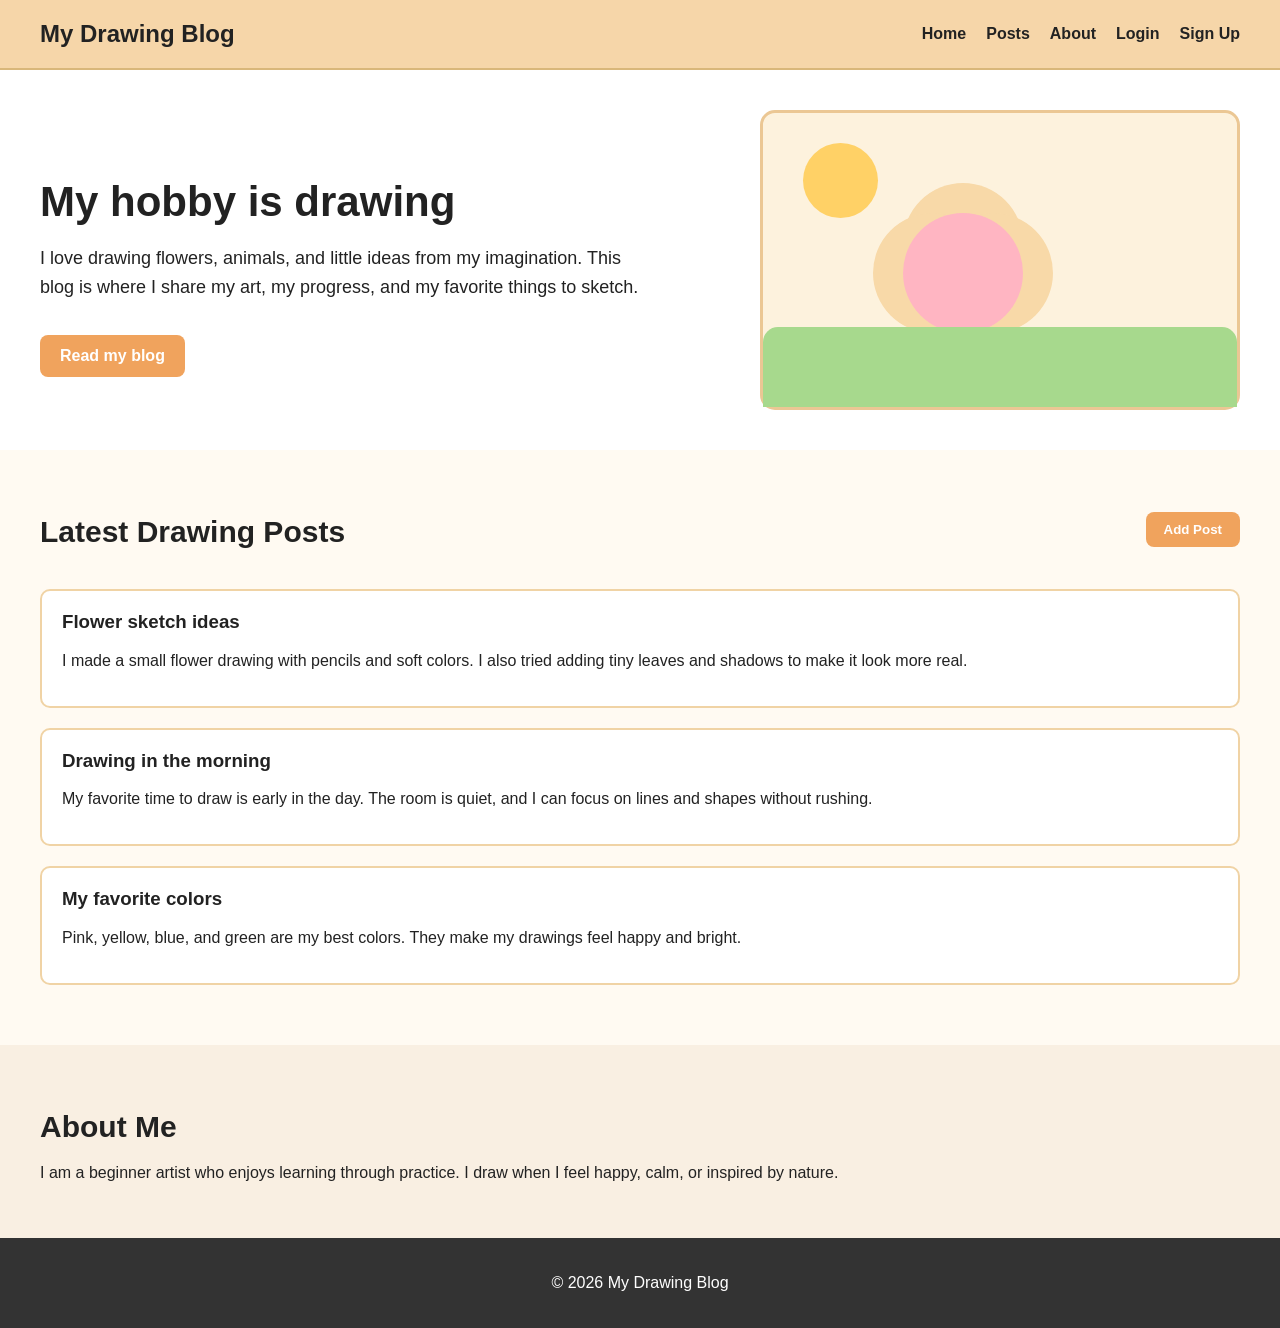
<file: index.html>
<!DOCTYPE html>
<html lang="en">
  <head>
    <meta charset="UTF-8" />
    <meta name="viewport" content="width=device-width, initial-scale=1.0" />
    <title>My Drawing Blog</title>
    <link rel="stylesheet" href="style.css" />
  </head>
  <body>
    <header class="topbar">
      <div class="logo">My Drawing Blog</div>
      <nav>
        <a href="#home">Home</a>
        <a href="#posts">Posts</a>
        <a href="#about">About</a>
        <a href="login.html">Login</a>
        <a href="signup.html">Sign Up</a>
      </nav>
    </header>

    <section class="hero" id="home">
      <div class="hero-text">
        <h1>My hobby is drawing</h1>
        <p>
          I love drawing flowers, animals, and little ideas from my imagination.
          This blog is where I share my art, my progress, and my favorite things to sketch.
        </p>
        <a href="#posts" class="button">Read my blog</a>
      </div>

      <div class="hero-art">
        <div class="sun"></div>
        <div class="flower"></div>
        <div class="grass"></div>
      </div>
    </section>

    <section class="posts" id="posts">
      <div class="posts-header">
        <h2>Latest Drawing Posts</h2>
        <button class="add-post-button" id="showFormBtn">Add Post</button>
      </div>

      <form id="postForm" class="post-form hidden">
        <input type="text" id="postTitle" placeholder="Post title" required />
        <textarea id="postText" rows="4" placeholder="Write your new blog post..." required></textarea>
        <input type="file" id="postImage" accept="image/png, image/jpeg" />
        <button type="submit">Save Post</button>
      </form>

      <div id="postsList">
        <div class="post">
          <h3>Flower sketch ideas</h3>
          <p>
            I made a small flower drawing with pencils and soft colors. I also tried adding tiny leaves and shadows to make it look more real.
          </p>
        </div>

        <div class="post">
          <h3>Drawing in the morning</h3>
          <p>
            My favorite time to draw is early in the day. The room is quiet, and I can focus on lines and shapes without rushing.
          </p>
        </div>

        <div class="post">
          <h3>My favorite colors</h3>
          <p>
            Pink, yellow, blue, and green are my best colors. They make my drawings feel happy and bright.
          </p>
        </div>
      </div>
    </section>

    <section class="about" id="about">
      <h2>About Me</h2>
      <p>
        I am a beginner artist who enjoys learning through practice. I draw when I feel happy, calm, or inspired by nature.
      </p>
    </section>

    <footer>
      <p>© <span id="year"></span> My Drawing Blog</p>
    </footer>

    <script src="script.js"></script>
  </body>
</html>
</file>
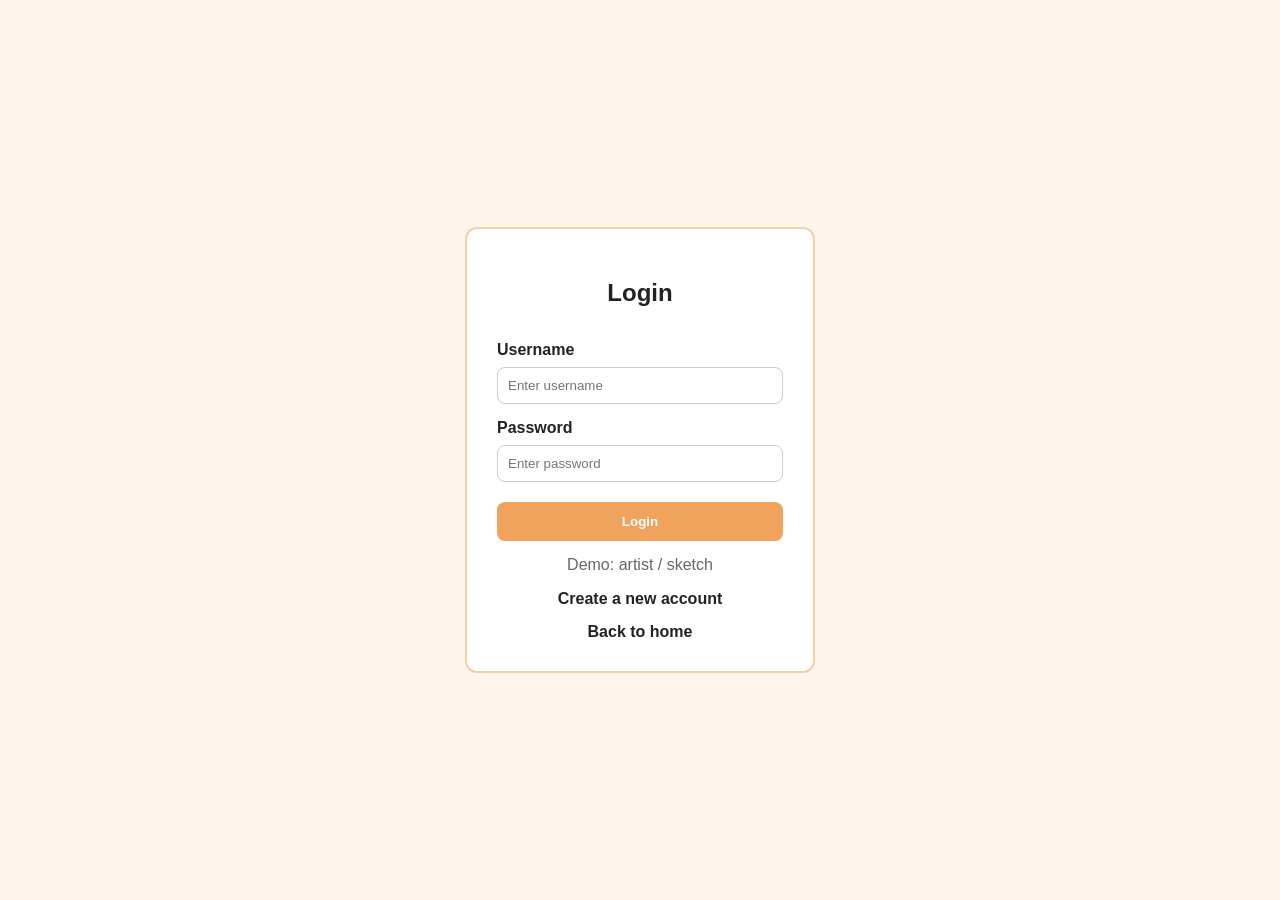
<file: login.html>
<!DOCTYPE html>
<html lang="en">
  <head>
    <meta charset="UTF-8" />
    <meta name="viewport" content="width=device-width, initial-scale=1.0" />
    <title>Login Page</title>
    <link rel="stylesheet" href="style.css" />
  </head>
  <body class="login-page">
    <div class="login-box">
      <h2>Login</h2>
      <form id="loginForm">
        <label for="username">Username</label>
        <input type="text" id="username" placeholder="Enter username" />

        <label for="password">Password</label>
        <input type="password" id="password" placeholder="Enter password" />

        <button type="submit">Login</button>
      </form>

      <p class="small-text">Demo: artist / sketch</p>
      <p id="loginMessage"></p>
      <a href="signup.html">Create a new account</a>
      <a href="index.html">Back to home</a>
    </div>

    <script src="script.js"></script>
  </body>
</html>
</file>
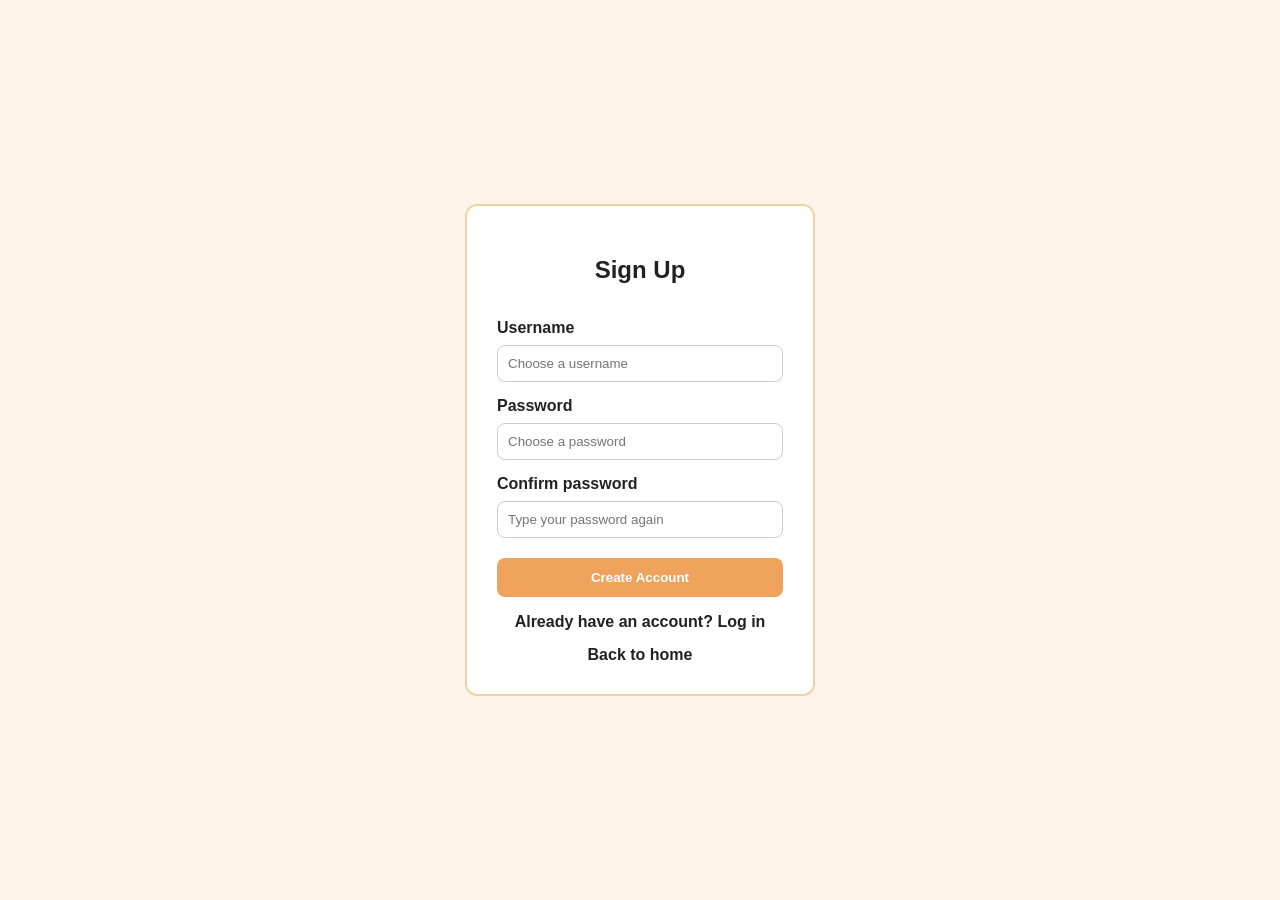
<file: signup.html>
<!DOCTYPE html>
<html lang="en">
  <head>
    <meta charset="UTF-8" />
    <meta name="viewport" content="width=device-width, initial-scale=1.0" />
    <title>Sign Up</title>
    <link rel="stylesheet" href="style.css" />
  </head>
  <body class="login-page">
    <div class="signup-box">
      <h2>Sign Up</h2>
      <form id="signupForm">
        <label for="newUsername">Username</label>
        <input type="text" id="newUsername" placeholder="Choose a username" required />

        <label for="newPassword">Password</label>
        <input type="password" id="newPassword" placeholder="Choose a password" required />

        <label for="confirmPassword">Confirm password</label>
        <input type="password" id="confirmPassword" placeholder="Type your password again" required />

        <button type="submit">Create Account</button>
      </form>

      <p id="signupMessage"></p>
      <a href="login.html">Already have an account? Log in</a>
      <a href="index.html">Back to home</a>
    </div>

    <script src="script.js"></script>
  </body>
</html>
</file>
<file: style.css>
body {
  margin: 0;
  font-family: Arial, sans-serif;
  background: #fffaf2;
  color: #222;
}

* {
  box-sizing: border-box;
}

.topbar {
  background: #f6d6a9;
  padding: 20px 40px;
  display: flex;
  justify-content: space-between;
  align-items: center;
  border-bottom: 2px solid #d9b77a;
}

.logo {
  font-size: 24px;
  font-weight: bold;
}

nav {
  display: flex;
  gap: 20px;
}

nav a {
  text-decoration: none;
  color: #222;
  font-weight: bold;
}

.hero {
  display: flex;
  justify-content: space-between;
  align-items: center;
  padding: 40px;
  background: #fff;
}

.hero-text {
  width: 50%;
}

.hero-text h1 {
  font-size: 42px;
  margin-bottom: 15px;
}

.hero-text p {
  font-size: 18px;
  line-height: 1.6;
}

.button {
  display: inline-block;
  background: #f0a35d;
  color: #fff;
  text-decoration: none;
  padding: 12px 20px;
  margin-top: 15px;
  border-radius: 8px;
  font-weight: bold;
}

.hero-art {
  width: 40%;
  height: 300px;
  position: relative;
  background: #fdf2dd;
  border: 3px solid #ebc794;
  border-radius: 15px;
}

.sun {
  position: absolute;
  width: 75px;
  height: 75px;
  background: #ffd166;
  border-radius: 50%;
  top: 30px;
  left: 40px;
}

.flower {
  position: absolute;
  width: 120px;
  height: 120px;
  border-radius: 50%;
  background: #ffb5c2;
  top: 100px;
  left: 140px;
  box-shadow: -30px 0 0 #f8d9a8, 30px 0 0 #f8d9a8, 0 -30px 0 #f8d9a8, 0 30px 0 #f8d9a8;
}

.grass {
  position: absolute;
  bottom: 0;
  left: 0;
  right: 0;
  height: 80px;
  background: #a7d98d;
  border-radius: 15px 15px 0 0;
}

.posts {
  padding: 40px;
}

.posts-header {
  display: flex;
  justify-content: space-between;
  align-items: center;
  gap: 20px;
  margin-bottom: 20px;
}

.posts h2,
.about h2 {
  font-size: 30px;
  margin-bottom: 20px;
}

.add-post-button,
.post-form button {
  background: #f0a35d;
  color: white;
  border: none;
  border-radius: 8px;
  padding: 10px 18px;
  font-weight: bold;
  cursor: pointer;
}

.post-form {
  background: #fff;
  border: 2px solid #f0d3a5;
  border-radius: 10px;
  padding: 20px;
  margin-bottom: 20px;
}

.post-form.hidden {
  display: none;
}

.post-form input,
.post-form textarea {
  width: 100%;
  padding: 12px;
  margin-bottom: 10px;
  border: 1px solid #d9d9d9;
  border-radius: 8px;
}

.post {
  background: #fff;
  border: 2px solid #f0d3a5;
  padding: 20px;
  margin-bottom: 20px;
  border-radius: 10px;
}

.post img {
  width: 100%;
  max-height: 250px;
  object-fit: cover;
  border-radius: 10px;
  margin-bottom: 15px;
}

.post h3 {
  margin-top: 0;
}

.about {
  background: #f9efe2;
  padding: 40px;
}

footer {
  background: #333;
  color: #fff;
  text-align: center;
  padding: 20px;
}

.login-page {
  background: #fff5eb;
  min-height: 100vh;
  display: flex;
  justify-content: center;
  align-items: center;
}

.login-box {
  background: #fff;
  border: 2px solid #f0d3a5;
  border-radius: 12px;
  padding: 30px;
  width: 350px;
}

.login-box h2 {
  text-align: center;
}

.login-box form {
  display: flex;
  flex-direction: column;
}

.login-box label {
  margin-top: 15px;
  font-weight: bold;
}

.login-box input {
  padding: 10px;
  margin-top: 8px;
  border: 1px solid #ccc;
  border-radius: 8px;
}

.login-box button {
  margin-top: 20px;
  padding: 12px;
  background: #f0a35d;
  border: none;
  border-radius: 8px;
  color: white;
  font-weight: bold;
  cursor: pointer;
}

#loginMessage {
  margin-top: 15px;
  font-weight: bold;
  color: #b33a3a;
}

.small-text {
  text-align: center;
  color: #666;
  margin-top: 15px;
}

.login-box a {
  display: block;
  text-align: center;
  margin-top: 15px;
  color: #222;
  text-decoration: none;
  font-weight: bold;
}

.signup-box {
  background: #fff;
  border: 2px solid #f0d3a5;
  border-radius: 12px;
  padding: 30px;
  width: 350px;
}

.signup-box h2 {
  text-align: center;
}

.signup-box form {
  display: flex;
  flex-direction: column;
}

.signup-box label {
  margin-top: 15px;
  font-weight: bold;
}

.signup-box input {
  padding: 10px;
  margin-top: 8px;
  border: 1px solid #ccc;
  border-radius: 8px;
}

.signup-box button {
  margin-top: 20px;
  padding: 12px;
  background: #f0a35d;
  border: none;
  border-radius: 8px;
  color: white;
  font-weight: bold;
  cursor: pointer;
}

.signup-box a {
  display: block;
  text-align: center;
  margin-top: 15px;
  color: #222;
  text-decoration: none;
  font-weight: bold;
}

@media (max-width: 700px) {
  .topbar,
  .hero {
    flex-direction: column;
    text-align: center;
  }

  nav {
    margin-top: 10px;
    flex-wrap: wrap;
    justify-content: center;
  }

  .hero-text,
  .hero-art {
    width: 100%;
  }
}
</file>
